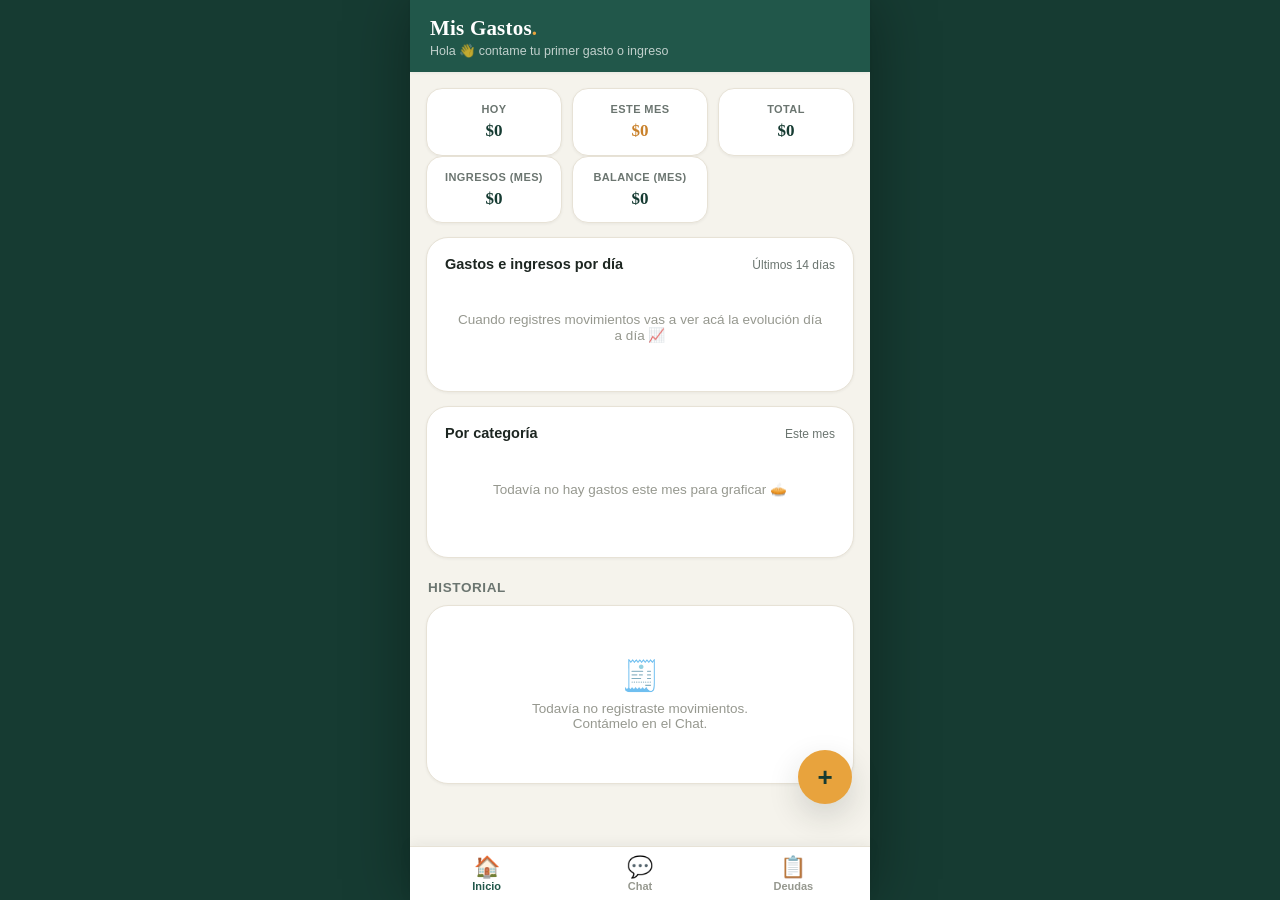
<file: index.html>
<!DOCTYPE html>
<html lang="es">
<head>
<meta charset="UTF-8">
<meta name="viewport" content="width=device-width, initial-scale=1, viewport-fit=cover, maximum-scale=1">
<title>Mis Gastos</title>
<meta name="description" content="Controla tus gastos personales escribiendo como si chatearas.">
<meta name="theme-color" content="#21574A">

<link rel="manifest" href="./manifest.json">
<link rel="icon" href="./icons/icon-192.png">
<link rel="apple-touch-icon" href="./icons/apple-touch-icon.png">
<meta name="apple-mobile-web-app-capable" content="yes">
<meta name="apple-mobile-web-app-status-bar-style" content="black-translucent">
<meta name="apple-mobile-web-app-title" content="Mis Gastos">

<link rel="stylesheet" href="./css/styles.css">
</head>
<body>
<div class="app-shell">

  <header class="app-header">
    <div class="app-header__row">
      <div>
        <div class="app-header__title">Mis Gastos<span class="accent-dot">.</span></div>
        <div class="app-header__subtitle" id="headerSubtitle">Hola 👋 así va tu mes</div>
      </div>
    </div>
  </header>

  <main>

    <!-- ================= INICIO ================= -->
    <section class="view is-active" id="view-inicio">

      <div class="install-banner" id="installBanner">
        <div class="install-banner__icon">📲</div>
        <div class="install-banner__text">Instala la app en tu celular para abrirla como cualquier otra, incluso sin internet.</div>
        <button class="install-banner__btn" id="installBtn">Instalar</button>
      </div>

      <div class="stats-grid">
        <div class="stat-card">
          <div class="stat-card__label">Hoy</div>
          <div class="stat-card__value" id="statHoy">$0</div>
        </div>
        <div class="stat-card stat-card--highlight">
          <div class="stat-card__label">Este mes</div>
          <div class="stat-card__value" id="statMes">$0</div>
        </div>
        <div class="stat-card">
          <div class="stat-card__label">Total</div>
          <div class="stat-card__value" id="statTotal">$0</div>
        </div>
      </div>

      <div class="stats-grid stats-grid--secondary">
        <div class="stat-card stat-card--income">
          <div class="stat-card__label">Ingresos (mes)</div>
          <div class="stat-card__value" id="statIngresos">$0</div>
        </div>
        <div class="stat-card stat-card--balance" id="statBalanceCard">
          <div class="stat-card__label">Balance (mes)</div>
          <div class="stat-card__value" id="statBalance">$0</div>
        </div>
      </div>

      <div class="card chart-card" style="margin-top:14px;">
        <div class="chart-card__head">
          <div class="chart-card__title">Gastos e ingresos por día</div>
          <div class="chart-card__meta">Últimos 14 días</div>
        </div>
        <div id="lineChartWrap"><canvas id="lineChart" height="150"></canvas></div>
        <div class="legend" id="lineLegend">
          <div class="legend__item"><span class="legend__dot" style="background:#21574A;"></span>Gastos</div>
          <div class="legend__item"><span class="legend__dot" style="background:#2E7D32;"></span>Ingresos</div>
        </div>
      </div>

      <div class="card chart-card" style="margin-top:14px;">
        <div class="chart-card__head">
          <div class="chart-card__title">Por categoría</div>
          <div class="chart-card__meta">Este mes</div>
        </div>
        <div id="pieChartWrap"><canvas id="pieChart" height="190"></canvas></div>
        <div class="legend" id="pieLegend"></div>
      </div>

      <div class="section-title">Historial</div>
      <div class="card" id="historyCard">
        <div id="historyList"></div>
      </div>

    </section>

    <!-- ================= CHAT ================= -->
    <section class="view view--chat" id="view-chat">
      <div class="chat-stream" id="chatStream"></div>
      <div class="chat-hint">Gastos: "Comida 5000" · "Luz 12000" — Ingresos: "+50000 sueldo"</div>
      <div class="chat-inputbar">
        <textarea id="chatInput" rows="1" placeholder="Escribe un gasto o ingreso..." autocomplete="off"></textarea>
        <button class="send-btn" id="chatSendBtn" aria-label="Enviar">➤</button>
      </div>
    </section>

    <!-- ================= DEUDAS ================= -->
    <section class="view" id="view-deudas">
      <div class="section-title" style="margin-top:2px;">Deudas</div>
      <div id="debtsList"></div>
      <div style="height:70px;"></div>
    </section>

  </main>

  <button class="fab" id="fabAddDebt" aria-label="Agregar deuda">+</button>

  <nav class="bottom-nav">
    <button class="nav-btn is-active" data-view="inicio">
      <span class="nav-btn__icon">🏠</span><span>Inicio</span>
    </button>
    <button class="nav-btn" data-view="chat">
      <span class="nav-btn__icon">💬</span><span>Chat</span>
    </button>
    <button class="nav-btn" data-view="deudas">
      <span class="nav-btn__icon">📋</span><span>Deudas</span>
    </button>
  </nav>

  <!-- ================= MODAL: editar gasto ================= -->
  <div class="modal-overlay" id="expenseModal">
    <div class="modal-sheet">
      <div class="modal-title" id="expModalTitle">Editar movimiento</div>
      <div class="field">
        <label>Tipo</label>
        <div class="type-toggle" id="expTypeToggle">
          <button type="button" class="type-toggle__btn is-active" data-type="expense">➖ Gasto</button>
          <button type="button" class="type-toggle__btn" data-type="income">➕ Ingreso</button>
        </div>
      </div>
      <div class="field">
        <label for="expCategory">Categoría</label>
        <select id="expCategory"></select>
      </div>
      <div class="field">
        <label for="expAmount">Monto</label>
        <input type="number" id="expAmount" inputmode="decimal" placeholder="0">
      </div>
      <div class="field">
        <label for="expDate">Fecha</label>
        <input type="date" id="expDate">
      </div>
      <div class="modal-actions">
        <button class="btn btn--ghost" id="expCancelBtn">Cancelar</button>
        <button class="btn btn--danger" id="expDeleteBtn">Eliminar</button>
        <button class="btn btn--primary" id="expSaveBtn">Guardar</button>
      </div>
    </div>
  </div>

  <!-- ================= MODAL: deuda ================= -->
  <div class="modal-overlay" id="debtModal">
    <div class="modal-sheet">
      <div class="modal-title" id="debtModalTitle">Nueva deuda</div>
      <div class="field">
        <label for="debtName">¿A quién / qué le debo?</label>
        <input type="text" id="debtName" placeholder="Ej: Tarjeta Visa">
      </div>
      <div class="field">
        <label for="debtTotal">Monto total</label>
        <input type="number" id="debtTotal" inputmode="decimal" placeholder="0">
      </div>
      <div class="field">
        <label for="debtPaid">Ya pagado (opcional)</label>
        <input type="number" id="debtPaid" inputmode="decimal" placeholder="0">
      </div>
      <div class="field">
        <label for="debtDue">Vencimiento (opcional)</label>
        <input type="date" id="debtDue">
      </div>
      <div class="modal-actions">
        <button class="btn btn--ghost" id="debtCancelBtn">Cancelar</button>
        <button class="btn btn--danger hidden" id="debtDeleteBtn">Eliminar</button>
        <button class="btn btn--primary" id="debtSaveBtn">Guardar</button>
      </div>
    </div>
  </div>

  <div class="toast" id="toast"></div>

</div>

<script src="./js/app.js"></script>
</body>
</html>
</file>
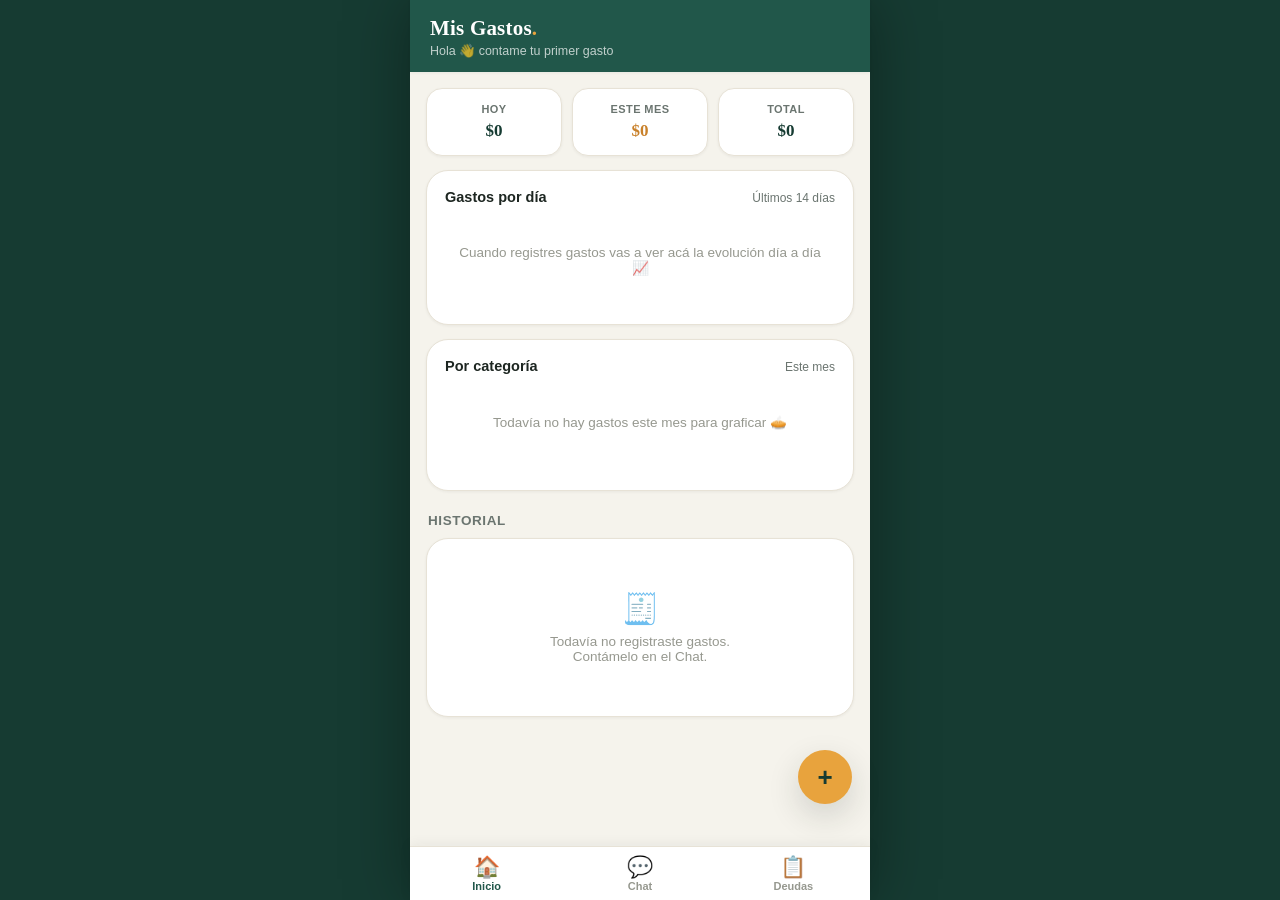
<file: gastos-mama/gastos-mama/index.html>
<!DOCTYPE html>
<html lang="es">
<head>
<meta charset="UTF-8">
<meta name="viewport" content="width=device-width, initial-scale=1, viewport-fit=cover, maximum-scale=1">
<title>Mis Gastos</title>
<meta name="description" content="Controla tus gastos personales escribiendo como si chatearas.">
<meta name="theme-color" content="#21574A">

<link rel="manifest" href="./manifest.json">
<link rel="icon" href="./icons/icon-192.png">
<link rel="apple-touch-icon" href="./icons/apple-touch-icon.png">
<meta name="apple-mobile-web-app-capable" content="yes">
<meta name="apple-mobile-web-app-status-bar-style" content="black-translucent">
<meta name="apple-mobile-web-app-title" content="Mis Gastos">

<link rel="stylesheet" href="./css/styles.css">
</head>
<body>
<div class="app-shell">

  <header class="app-header">
    <div class="app-header__row">
      <div>
        <div class="app-header__title">Mis Gastos<span class="accent-dot">.</span></div>
        <div class="app-header__subtitle" id="headerSubtitle">Hola 👋 así va tu mes</div>
      </div>
    </div>
  </header>

  <main>

    <!-- ================= INICIO ================= -->
    <section class="view is-active" id="view-inicio">

      <div class="install-banner" id="installBanner">
        <div class="install-banner__icon">📲</div>
        <div class="install-banner__text">Instala la app en tu celular para abrirla como cualquier otra, incluso sin internet.</div>
        <button class="install-banner__btn" id="installBtn">Instalar</button>
      </div>

      <div class="stats-grid">
        <div class="stat-card">
          <div class="stat-card__label">Hoy</div>
          <div class="stat-card__value" id="statHoy">$0</div>
        </div>
        <div class="stat-card stat-card--highlight">
          <div class="stat-card__label">Este mes</div>
          <div class="stat-card__value" id="statMes">$0</div>
        </div>
        <div class="stat-card">
          <div class="stat-card__label">Total</div>
          <div class="stat-card__value" id="statTotal">$0</div>
        </div>
      </div>

      <div class="card chart-card" style="margin-top:14px;">
        <div class="chart-card__head">
          <div class="chart-card__title">Gastos por día</div>
          <div class="chart-card__meta">Últimos 14 días</div>
        </div>
        <div id="lineChartWrap"><canvas id="lineChart" height="150"></canvas></div>
      </div>

      <div class="card chart-card" style="margin-top:14px;">
        <div class="chart-card__head">
          <div class="chart-card__title">Por categoría</div>
          <div class="chart-card__meta">Este mes</div>
        </div>
        <div id="pieChartWrap"><canvas id="pieChart" height="190"></canvas></div>
        <div class="legend" id="pieLegend"></div>
      </div>

      <div class="section-title">Historial</div>
      <div class="card" id="historyCard">
        <div id="historyList"></div>
      </div>

    </section>

    <!-- ================= CHAT ================= -->
    <section class="view view--chat" id="view-chat">
      <div class="chat-stream" id="chatStream"></div>
      <div class="chat-hint">Ej: "Comida 5000" · "Luz 12000" · "Nafta 8k"</div>
      <div class="chat-inputbar">
        <textarea id="chatInput" rows="1" placeholder="Escribe un gasto..." autocomplete="off"></textarea>
        <button class="send-btn" id="chatSendBtn" aria-label="Enviar">➤</button>
      </div>
    </section>

    <!-- ================= DEUDAS ================= -->
    <section class="view" id="view-deudas">
      <div class="section-title" style="margin-top:2px;">Deudas</div>
      <div id="debtsList"></div>
      <div style="height:70px;"></div>
    </section>

  </main>

  <button class="fab" id="fabAddDebt" aria-label="Agregar deuda">+</button>

  <nav class="bottom-nav">
    <button class="nav-btn is-active" data-view="inicio">
      <span class="nav-btn__icon">🏠</span><span>Inicio</span>
    </button>
    <button class="nav-btn" data-view="chat">
      <span class="nav-btn__icon">💬</span><span>Chat</span>
    </button>
    <button class="nav-btn" data-view="deudas">
      <span class="nav-btn__icon">📋</span><span>Deudas</span>
    </button>
  </nav>

  <!-- ================= MODAL: editar gasto ================= -->
  <div class="modal-overlay" id="expenseModal">
    <div class="modal-sheet">
      <div class="modal-title">Editar gasto</div>
      <div class="field">
        <label for="expCategory">Categoría</label>
        <select id="expCategory"></select>
      </div>
      <div class="field">
        <label for="expAmount">Monto</label>
        <input type="number" id="expAmount" inputmode="decimal" placeholder="0">
      </div>
      <div class="field">
        <label for="expDate">Fecha</label>
        <input type="date" id="expDate">
      </div>
      <div class="modal-actions">
        <button class="btn btn--ghost" id="expCancelBtn">Cancelar</button>
        <button class="btn btn--danger" id="expDeleteBtn">Eliminar</button>
        <button class="btn btn--primary" id="expSaveBtn">Guardar</button>
      </div>
    </div>
  </div>

  <!-- ================= MODAL: deuda ================= -->
  <div class="modal-overlay" id="debtModal">
    <div class="modal-sheet">
      <div class="modal-title" id="debtModalTitle">Nueva deuda</div>
      <div class="field">
        <label for="debtName">¿A quién / qué le debo?</label>
        <input type="text" id="debtName" placeholder="Ej: Tarjeta Visa">
      </div>
      <div class="field">
        <label for="debtTotal">Monto total</label>
        <input type="number" id="debtTotal" inputmode="decimal" placeholder="0">
      </div>
      <div class="field">
        <label for="debtPaid">Ya pagado (opcional)</label>
        <input type="number" id="debtPaid" inputmode="decimal" placeholder="0">
      </div>
      <div class="field">
        <label for="debtDue">Vencimiento (opcional)</label>
        <input type="date" id="debtDue">
      </div>
      <div class="modal-actions">
        <button class="btn btn--ghost" id="debtCancelBtn">Cancelar</button>
        <button class="btn btn--danger hidden" id="debtDeleteBtn">Eliminar</button>
        <button class="btn btn--primary" id="debtSaveBtn">Guardar</button>
      </div>
    </div>
  </div>

  <div class="toast" id="toast"></div>

</div>

<script src="./js/app.js"></script>
</body>
</html>
</file>
<file: css/styles.css>
/* =========================================================
   Mis Gastos — sistema de diseño
   Paleta: verde teal profundo (confianza/dinero) + ámbar cálido
   Tipografía: stack de sistema (garantiza funcionamiento 100% offline,
   sin depender de fuentes externas) — serif para cifras, sans para UI,
   monoespaciada para el "recibo" del chat.
   ========================================================= */

:root {
  --bg: #F5F3EC;
  --surface: #FFFFFF;
  --surface-2: #FBF9F4;
  --border: #E7E2D6;

  --primary: #21574A;
  --primary-dark: #163B32;
  --primary-light: #DCE9E4;

  --accent: #E8A33D;
  --accent-dark: #C9812A;
  --accent-light: #FBEBD2;

  --danger: #C6483A;
  --danger-light: #F7E2DE;

  --text: #1D2621;
  --text-muted: #6B7570;
  --text-soft: #96988F;

  --radius-lg: 22px;
  --radius-md: 16px;
  --radius-sm: 10px;

  --shadow-sm: 0 1px 3px rgba(29, 38, 33, 0.06);
  --shadow-md: 0 6px 20px rgba(29, 38, 33, 0.10);
  --shadow-lg: 0 12px 32px rgba(29, 38, 33, 0.16);

  --font-display: ui-serif, Georgia, "Times New Roman", serif;
  --font-body: -apple-system, BlinkMacSystemFont, "Segoe UI", Roboto, "Helvetica Neue", Arial, sans-serif;
  --font-mono: ui-monospace, "SFMono-Regular", "Menlo", "Consolas", monospace;

  --safe-top: env(safe-area-inset-top, 0px);
  --safe-bottom: env(safe-area-inset-bottom, 0px);
}

* { box-sizing: border-box; }

html, body {
  margin: 0;
  padding: 0;
  height: 100%;
  background: var(--bg);
  color: var(--text);
  font-family: var(--font-body);
  -webkit-tap-highlight-color: transparent;
  overscroll-behavior-y: none;
}

body {
  display: flex;
  flex-direction: column;
  min-height: 100vh;
  min-height: 100dvh;
}

button, input, textarea {
  font-family: inherit;
  color: inherit;
}

button {
  cursor: pointer;
  border: none;
  background: none;
}

::selection { background: var(--accent-light); }

/* ---------- Header ---------- */

.app-header {
  padding: calc(16px + var(--safe-top)) 20px 14px;
  background: var(--primary);
  color: #fff;
  position: sticky;
  top: 0;
  z-index: 20;
  box-shadow: var(--shadow-sm);
}

.app-header__row {
  display: flex;
  align-items: center;
  justify-content: space-between;
}

.app-header__title {
  font-family: var(--font-display);
  font-size: 21px;
  font-weight: 600;
  letter-spacing: 0.2px;
}

.app-header__title .accent-dot {
  color: var(--accent);
}

.app-header__subtitle {
  font-size: 12.5px;
  color: rgba(255,255,255,0.72);
  margin-top: 2px;
}

/* ---------- Layout / views ---------- */

main {
  flex: 1;
  overflow-y: auto;
  padding-bottom: calc(84px + var(--safe-bottom));
  -webkit-overflow-scrolling: touch;
}

.view { display: none; padding: 16px; }
.view.is-active { display: block; }

.view--chat { display: none; padding: 0; height: calc(100dvh - 128px); }
.view--chat.is-active { display: flex; flex-direction: column; }

/* ---------- Cards ---------- */

.card {
  background: var(--surface);
  border-radius: var(--radius-lg);
  padding: 18px;
  box-shadow: var(--shadow-sm);
  border: 1px solid var(--border);
}

.card + .card { margin-top: 14px; }

.section-title {
  font-size: 13.5px;
  font-weight: 700;
  text-transform: uppercase;
  letter-spacing: 0.6px;
  color: var(--text-muted);
  margin: 22px 2px 10px;
}

.section-title:first-child { margin-top: 2px; }

/* ---------- Summary stats ---------- */

.stats-grid {
  display: grid;
  grid-template-columns: repeat(3, 1fr);
  gap: 10px;
}

.stat-card {
  background: var(--surface);
  border-radius: var(--radius-md);
  padding: 14px 10px;
  text-align: center;
  border: 1px solid var(--border);
  box-shadow: var(--shadow-sm);
}

.stat-card__label {
  font-size: 11px;
  color: var(--text-muted);
  font-weight: 600;
  text-transform: uppercase;
  letter-spacing: 0.4px;
  margin-bottom: 6px;
}

.stat-card__value {
  font-family: var(--font-display);
  font-size: 17px;
  font-weight: 600;
  color: var(--primary-dark);
  line-height: 1.15;
  word-break: break-word;
}

.stat-card--highlight .stat-card__value { color: var(--accent-dark); }

/* ---------- Charts ---------- */

.chart-card canvas {
  width: 100%;
  display: block;
}

.chart-card__head {
  display: flex;
  align-items: baseline;
  justify-content: space-between;
  margin-bottom: 10px;
}

.chart-card__title {
  font-weight: 700;
  font-size: 14.5px;
}

.chart-card__meta {
  font-size: 12px;
  color: var(--text-muted);
}

.chart-empty {
  padding: 30px 10px;
  text-align: center;
  color: var(--text-soft);
  font-size: 13.5px;
}

.legend {
  display: flex;
  flex-wrap: wrap;
  gap: 8px 14px;
  margin-top: 12px;
}

.legend__item {
  display: flex;
  align-items: center;
  gap: 6px;
  font-size: 12.5px;
  color: var(--text-muted);
}

.legend__dot {
  width: 9px;
  height: 9px;
  border-radius: 50%;
  flex-shrink: 0;
}

/* ---------- History list ---------- */

.expense-row {
  display: flex;
  align-items: center;
  gap: 12px;
  padding: 12px 4px;
  border-bottom: 1px solid var(--border);
}

.expense-row:last-child { border-bottom: none; }

.expense-row__icon {
  width: 38px;
  height: 38px;
  border-radius: 50%;
  display: flex;
  align-items: center;
  justify-content: center;
  font-size: 18px;
  flex-shrink: 0;
}

.expense-row__body { flex: 1; min-width: 0; }

.expense-row__cat {
  font-weight: 600;
  font-size: 14.5px;
}

.expense-row__date {
  font-size: 12px;
  color: var(--text-soft);
  margin-top: 1px;
}

.expense-row__amount {
  font-family: var(--font-mono);
  font-weight: 600;
  font-size: 14.5px;
  color: var(--primary-dark);
  white-space: nowrap;
}

.expense-row__actions {
  display: flex;
  gap: 4px;
  margin-left: 4px;
}

.icon-btn {
  width: 30px;
  height: 30px;
  border-radius: 50%;
  display: flex;
  align-items: center;
  justify-content: center;
  font-size: 14px;
  color: var(--text-muted);
  transition: background 0.15s ease;
}

.icon-btn:hover, .icon-btn:active { background: var(--surface-2); }
.icon-btn--danger:active { background: var(--danger-light); color: var(--danger); }

.empty-state {
  text-align: center;
  padding: 34px 16px;
  color: var(--text-soft);
}

.empty-state__emoji { font-size: 30px; margin-bottom: 8px; }
.empty-state__text { font-size: 13.5px; }

/* ---------- Chat view ---------- */

.chat-stream {
  flex: 1;
  overflow-y: auto;
  padding: 16px 14px 10px;
  display: flex;
  flex-direction: column;
  gap: 10px;
  -webkit-overflow-scrolling: touch;
}

.chat-msg {
  max-width: 82%;
  display: flex;
  flex-direction: column;
}

.chat-msg--user { align-self: flex-end; align-items: flex-end; }
.chat-msg--bot { align-self: flex-start; align-items: flex-start; }

.chat-bubble {
  padding: 10px 14px;
  border-radius: 16px;
  font-size: 14.5px;
  line-height: 1.4;
}

.chat-msg--user .chat-bubble {
  background: var(--primary);
  color: #fff;
  border-bottom-right-radius: 4px;
}

.chat-msg--bot .chat-bubble {
  background: var(--surface);
  border: 1px solid var(--border);
  border-bottom-left-radius: 4px;
}

/* Signature element: confirmation renders as a small torn receipt */
.receipt {
  margin-top: 2px;
  background: var(--surface);
  border: 1px solid var(--border);
  border-radius: 12px;
  padding: 12px 14px 10px;
  min-width: 210px;
  position: relative;
  box-shadow: var(--shadow-sm);
}

.receipt::before {
  content: "";
  position: absolute;
  top: -6px;
  left: 10px;
  right: 10px;
  height: 6px;
  background-image: radial-gradient(circle at 6px 6px, var(--bg) 3px, transparent 3.5px);
  background-size: 12px 12px;
  background-repeat: repeat-x;
}

.receipt__row {
  display: flex;
  align-items: center;
  gap: 10px;
}

.receipt__icon {
  width: 34px;
  height: 34px;
  border-radius: 50%;
  display: flex;
  align-items: center;
  justify-content: center;
  font-size: 16px;
  flex-shrink: 0;
}

.receipt__cat {
  font-weight: 700;
  font-size: 14px;
}

.receipt__amount {
  font-family: var(--font-mono);
  font-size: 16.5px;
  font-weight: 700;
  color: var(--primary-dark);
  margin-left: auto;
}

.receipt__foot {
  display: flex;
  justify-content: space-between;
  align-items: center;
  margin-top: 8px;
  padding-top: 8px;
  border-top: 1px dashed var(--border);
}

.receipt__stamp {
  font-size: 11px;
  font-weight: 700;
  letter-spacing: 0.4px;
  color: var(--primary);
  text-transform: uppercase;
}

.receipt__edit {
  font-size: 12px;
  font-weight: 600;
  color: var(--accent-dark);
  padding: 3px 8px;
  border-radius: 8px;
}

.receipt__edit:active { background: var(--accent-light); }

.chat-hint {
  font-size: 12px;
  color: var(--text-soft);
  text-align: center;
  padding: 4px 30px 2px;
}

.chat-inputbar {
  display: flex;
  align-items: flex-end;
  gap: 8px;
  padding: 10px 12px calc(12px + var(--safe-bottom));
  background: var(--surface);
  border-top: 1px solid var(--border);
}

.chat-inputbar textarea {
  flex: 1;
  resize: none;
  border: 1px solid var(--border);
  background: var(--surface-2);
  border-radius: 20px;
  padding: 11px 16px;
  font-size: 15px;
  line-height: 1.35;
  max-height: 90px;
  outline: none;
}

.chat-inputbar textarea:focus {
  border-color: var(--primary);
  background: #fff;
}

.send-btn {
  width: 42px;
  height: 42px;
  border-radius: 50%;
  background: var(--primary);
  color: #fff;
  display: flex;
  align-items: center;
  justify-content: center;
  font-size: 18px;
  flex-shrink: 0;
  transition: transform 0.1s ease, background 0.15s ease;
}

.send-btn:active { transform: scale(0.92); background: var(--primary-dark); }

/* ---------- Deudas ---------- */

.debt-card {
  background: var(--surface);
  border-radius: var(--radius-md);
  border: 1px solid var(--border);
  padding: 14px 16px;
  box-shadow: var(--shadow-sm);
}

.debt-card + .debt-card { margin-top: 10px; }

.debt-card__head {
  display: flex;
  justify-content: space-between;
  align-items: flex-start;
  gap: 8px;
}

.debt-card__name { font-weight: 700; font-size: 15px; }
.debt-card__due { font-size: 11.5px; color: var(--text-soft); margin-top: 2px; }

.debt-card__amounts {
  text-align: right;
  font-family: var(--font-mono);
  flex-shrink: 0;
}

.debt-card__remaining { font-weight: 700; font-size: 15px; color: var(--danger); }
.debt-card__total { font-size: 11.5px; color: var(--text-soft); }

.progress-track {
  height: 7px;
  border-radius: 4px;
  background: var(--border);
  margin-top: 10px;
  overflow: hidden;
}

.progress-fill {
  height: 100%;
  background: var(--primary);
  border-radius: 4px;
  transition: width 0.3s ease;
}

.debt-card__foot {
  display: flex;
  justify-content: space-between;
  align-items: center;
  margin-top: 10px;
}

.debt-card__paid-label {
  font-size: 11.5px;
  color: var(--text-muted);
}

.debt-card__actions { display: flex; gap: 4px; }

.fab {
  position: fixed;
  right: 18px;
  bottom: calc(96px + var(--safe-bottom));
  width: 54px;
  height: 54px;
  border-radius: 50%;
  background: var(--accent);
  color: var(--primary-dark);
  font-size: 26px;
  font-weight: 700;
  display: flex;
  align-items: center;
  justify-content: center;
  box-shadow: var(--shadow-lg);
  z-index: 15;
  transition: transform 0.12s ease;
}

.fab:active { transform: scale(0.93); }
.fab.is-hidden { display: none; }

/* ---------- Bottom nav ---------- */

.bottom-nav {
  position: fixed;
  left: 0;
  right: 0;
  bottom: 0;
  display: flex;
  background: var(--surface);
  border-top: 1px solid var(--border);
  padding-bottom: var(--safe-bottom);
  z-index: 20;
  box-shadow: 0 -2px 12px rgba(29,38,33,0.06);
}

.nav-btn {
  flex: 1;
  display: flex;
  flex-direction: column;
  align-items: center;
  gap: 3px;
  padding: 9px 4px 8px;
  color: var(--text-soft);
  font-size: 11px;
  font-weight: 600;
}

.nav-btn__icon { font-size: 21px; line-height: 1; }
.nav-btn.is-active { color: var(--primary); }

/* ---------- Modal ---------- */

.modal-overlay {
  position: fixed;
  inset: 0;
  background: rgba(23, 30, 26, 0.45);
  display: flex;
  align-items: flex-end;
  z-index: 50;
  opacity: 0;
  pointer-events: none;
  transition: opacity 0.18s ease;
}

.modal-overlay.is-open { opacity: 1; pointer-events: auto; }

.modal-sheet {
  background: var(--surface);
  width: 100%;
  border-radius: 22px 22px 0 0;
  padding: 20px 20px calc(22px + var(--safe-bottom));
  transform: translateY(16px);
  transition: transform 0.18s ease;
  max-height: 86vh;
  overflow-y: auto;
}

.modal-overlay.is-open .modal-sheet { transform: translateY(0); }

.modal-title {
  font-family: var(--font-display);
  font-size: 19px;
  font-weight: 600;
  margin-bottom: 16px;
}

.field { margin-bottom: 14px; }

.field label {
  display: block;
  font-size: 12.5px;
  font-weight: 600;
  color: var(--text-muted);
  margin-bottom: 6px;
}

.field input, .field select {
  width: 100%;
  padding: 11px 13px;
  border-radius: 12px;
  border: 1px solid var(--border);
  background: var(--surface-2);
  font-size: 15px;
  outline: none;
}

.field input:focus, .field select:focus {
  border-color: var(--primary);
  background: #fff;
}

.modal-actions {
  display: flex;
  gap: 10px;
  margin-top: 6px;
}

.btn {
  flex: 1;
  padding: 13px;
  border-radius: 14px;
  font-weight: 700;
  font-size: 14.5px;
  text-align: center;
}

.btn--primary { background: var(--primary); color: #fff; }
.btn--primary:active { background: var(--primary-dark); }

.btn--ghost { background: var(--surface-2); color: var(--text-muted); border: 1px solid var(--border); }
.btn--ghost:active { background: var(--border); }

.btn--danger { background: var(--danger-light); color: var(--danger); }
.btn--danger:active { background: #f0cec8; }

/* ---------- Toast ---------- */

.toast {
  position: fixed;
  left: 50%;
  bottom: calc(96px + var(--safe-bottom));
  transform: translateX(-50%) translateY(10px);
  background: var(--primary-dark);
  color: #fff;
  padding: 10px 18px;
  border-radius: 30px;
  font-size: 13.5px;
  font-weight: 600;
  box-shadow: var(--shadow-md);
  z-index: 60;
  opacity: 0;
  pointer-events: none;
  transition: opacity 0.2s ease, transform 0.2s ease;
}

.toast.is-visible {
  opacity: 1;
  transform: translateX(-50%) translateY(0);
}

/* ---------- Install banner ---------- */

.install-banner {
  display: none;
  align-items: center;
  gap: 12px;
  background: var(--accent-light);
  border: 1px solid var(--accent);
  border-radius: var(--radius-md);
  padding: 12px 14px;
  margin-bottom: 14px;
}

.install-banner.is-visible { display: flex; }

.install-banner__icon { font-size: 22px; }
.install-banner__text { flex: 1; font-size: 12.5px; color: var(--primary-dark); line-height: 1.35; }
.install-banner__btn {
  background: var(--primary);
  color: #fff;
  font-size: 12.5px;
  font-weight: 700;
  padding: 8px 12px;
  border-radius: 10px;
  white-space: nowrap;
}

/* ---------- Scrollbars (subtle) ---------- */

::-webkit-scrollbar { width: 0; height: 0; }

/* ---------- Utility ---------- */

.hidden { display: none !important; }

@media (min-width: 640px) {
  body { align-items: center; background: var(--primary-dark); }
  .app-shell {
    max-width: 460px;
    width: 100%;
    min-height: 100vh;
    min-height: 100dvh;
    background: var(--bg);
    box-shadow: 0 0 60px rgba(0,0,0,0.35);
    display: flex;
    flex-direction: column;
    position: relative;
  }
  .bottom-nav, .fab { position: absolute; }
  main { padding-bottom: calc(84px + var(--safe-bottom)); }
}

@media (prefers-reduced-motion: reduce) {
  * { transition: none !important; animation: none !important; }
}
</file>
<file: gastos-mama/gastos-mama/css/styles.css>
/* =========================================================
   Mis Gastos — sistema de diseño
   Paleta: verde teal profundo (confianza/dinero) + ámbar cálido
   Tipografía: stack de sistema (garantiza funcionamiento 100% offline,
   sin depender de fuentes externas) — serif para cifras, sans para UI,
   monoespaciada para el "recibo" del chat.
   ========================================================= */

:root {
  --bg: #F5F3EC;
  --surface: #FFFFFF;
  --surface-2: #FBF9F4;
  --border: #E7E2D6;

  --primary: #21574A;
  --primary-dark: #163B32;
  --primary-light: #DCE9E4;

  --accent: #E8A33D;
  --accent-dark: #C9812A;
  --accent-light: #FBEBD2;

  --danger: #C6483A;
  --danger-light: #F7E2DE;

  --text: #1D2621;
  --text-muted: #6B7570;
  --text-soft: #96988F;

  --radius-lg: 22px;
  --radius-md: 16px;
  --radius-sm: 10px;

  --shadow-sm: 0 1px 3px rgba(29, 38, 33, 0.06);
  --shadow-md: 0 6px 20px rgba(29, 38, 33, 0.10);
  --shadow-lg: 0 12px 32px rgba(29, 38, 33, 0.16);

  --font-display: ui-serif, Georgia, "Times New Roman", serif;
  --font-body: -apple-system, BlinkMacSystemFont, "Segoe UI", Roboto, "Helvetica Neue", Arial, sans-serif;
  --font-mono: ui-monospace, "SFMono-Regular", "Menlo", "Consolas", monospace;

  --safe-top: env(safe-area-inset-top, 0px);
  --safe-bottom: env(safe-area-inset-bottom, 0px);
}

* { box-sizing: border-box; }

html, body {
  margin: 0;
  padding: 0;
  height: 100%;
  background: var(--bg);
  color: var(--text);
  font-family: var(--font-body);
  -webkit-tap-highlight-color: transparent;
  overscroll-behavior-y: none;
}

body {
  display: flex;
  flex-direction: column;
  min-height: 100vh;
  min-height: 100dvh;
}

button, input, textarea {
  font-family: inherit;
  color: inherit;
}

button {
  cursor: pointer;
  border: none;
  background: none;
}

::selection { background: var(--accent-light); }

/* ---------- Header ---------- */

.app-header {
  padding: calc(16px + var(--safe-top)) 20px 14px;
  background: var(--primary);
  color: #fff;
  position: sticky;
  top: 0;
  z-index: 20;
  box-shadow: var(--shadow-sm);
}

.app-header__row {
  display: flex;
  align-items: center;
  justify-content: space-between;
}

.app-header__title {
  font-family: var(--font-display);
  font-size: 21px;
  font-weight: 600;
  letter-spacing: 0.2px;
}

.app-header__title .accent-dot {
  color: var(--accent);
}

.app-header__subtitle {
  font-size: 12.5px;
  color: rgba(255,255,255,0.72);
  margin-top: 2px;
}

/* ---------- Layout / views ---------- */

main {
  flex: 1;
  overflow-y: auto;
  padding-bottom: calc(84px + var(--safe-bottom));
  -webkit-overflow-scrolling: touch;
}

.view { display: none; padding: 16px; }
.view.is-active { display: block; }

.view--chat { display: none; padding: 0; height: calc(100dvh - 128px); }
.view--chat.is-active { display: flex; flex-direction: column; }

/* ---------- Cards ---------- */

.card {
  background: var(--surface);
  border-radius: var(--radius-lg);
  padding: 18px;
  box-shadow: var(--shadow-sm);
  border: 1px solid var(--border);
}

.card + .card { margin-top: 14px; }

.section-title {
  font-size: 13.5px;
  font-weight: 700;
  text-transform: uppercase;
  letter-spacing: 0.6px;
  color: var(--text-muted);
  margin: 22px 2px 10px;
}

.section-title:first-child { margin-top: 2px; }

/* ---------- Summary stats ---------- */

.stats-grid {
  display: grid;
  grid-template-columns: repeat(3, 1fr);
  gap: 10px;
}

.stat-card {
  background: var(--surface);
  border-radius: var(--radius-md);
  padding: 14px 10px;
  text-align: center;
  border: 1px solid var(--border);
  box-shadow: var(--shadow-sm);
}

.stat-card__label {
  font-size: 11px;
  color: var(--text-muted);
  font-weight: 600;
  text-transform: uppercase;
  letter-spacing: 0.4px;
  margin-bottom: 6px;
}

.stat-card__value {
  font-family: var(--font-display);
  font-size: 17px;
  font-weight: 600;
  color: var(--primary-dark);
  line-height: 1.15;
  word-break: break-word;
}

.stat-card--highlight .stat-card__value { color: var(--accent-dark); }

/* ---------- Charts ---------- */

.chart-card canvas {
  width: 100%;
  display: block;
}

.chart-card__head {
  display: flex;
  align-items: baseline;
  justify-content: space-between;
  margin-bottom: 10px;
}

.chart-card__title {
  font-weight: 700;
  font-size: 14.5px;
}

.chart-card__meta {
  font-size: 12px;
  color: var(--text-muted);
}

.chart-empty {
  padding: 30px 10px;
  text-align: center;
  color: var(--text-soft);
  font-size: 13.5px;
}

.legend {
  display: flex;
  flex-wrap: wrap;
  gap: 8px 14px;
  margin-top: 12px;
}

.legend__item {
  display: flex;
  align-items: center;
  gap: 6px;
  font-size: 12.5px;
  color: var(--text-muted);
}

.legend__dot {
  width: 9px;
  height: 9px;
  border-radius: 50%;
  flex-shrink: 0;
}

/* ---------- History list ---------- */

.expense-row {
  display: flex;
  align-items: center;
  gap: 12px;
  padding: 12px 4px;
  border-bottom: 1px solid var(--border);
}

.expense-row:last-child { border-bottom: none; }

.expense-row__icon {
  width: 38px;
  height: 38px;
  border-radius: 50%;
  display: flex;
  align-items: center;
  justify-content: center;
  font-size: 18px;
  flex-shrink: 0;
}

.expense-row__body { flex: 1; min-width: 0; }

.expense-row__cat {
  font-weight: 600;
  font-size: 14.5px;
}

.expense-row__date {
  font-size: 12px;
  color: var(--text-soft);
  margin-top: 1px;
}

.expense-row__amount {
  font-family: var(--font-mono);
  font-weight: 600;
  font-size: 14.5px;
  color: var(--primary-dark);
  white-space: nowrap;
}

.expense-row__actions {
  display: flex;
  gap: 4px;
  margin-left: 4px;
}

.icon-btn {
  width: 30px;
  height: 30px;
  border-radius: 50%;
  display: flex;
  align-items: center;
  justify-content: center;
  font-size: 14px;
  color: var(--text-muted);
  transition: background 0.15s ease;
}

.icon-btn:hover, .icon-btn:active { background: var(--surface-2); }
.icon-btn--danger:active { background: var(--danger-light); color: var(--danger); }

.empty-state {
  text-align: center;
  padding: 34px 16px;
  color: var(--text-soft);
}

.empty-state__emoji { font-size: 30px; margin-bottom: 8px; }
.empty-state__text { font-size: 13.5px; }

/* ---------- Chat view ---------- */

.chat-stream {
  flex: 1;
  overflow-y: auto;
  padding: 16px 14px 10px;
  display: flex;
  flex-direction: column;
  gap: 10px;
  -webkit-overflow-scrolling: touch;
}

.chat-msg {
  max-width: 82%;
  display: flex;
  flex-direction: column;
}

.chat-msg--user { align-self: flex-end; align-items: flex-end; }
.chat-msg--bot { align-self: flex-start; align-items: flex-start; }

.chat-bubble {
  padding: 10px 14px;
  border-radius: 16px;
  font-size: 14.5px;
  line-height: 1.4;
}

.chat-msg--user .chat-bubble {
  background: var(--primary);
  color: #fff;
  border-bottom-right-radius: 4px;
}

.chat-msg--bot .chat-bubble {
  background: var(--surface);
  border: 1px solid var(--border);
  border-bottom-left-radius: 4px;
}

/* Signature element: confirmation renders as a small torn receipt */
.receipt {
  margin-top: 2px;
  background: var(--surface);
  border: 1px solid var(--border);
  border-radius: 12px;
  padding: 12px 14px 10px;
  min-width: 210px;
  position: relative;
  box-shadow: var(--shadow-sm);
}

.receipt::before {
  content: "";
  position: absolute;
  top: -6px;
  left: 10px;
  right: 10px;
  height: 6px;
  background-image: radial-gradient(circle at 6px 6px, var(--bg) 3px, transparent 3.5px);
  background-size: 12px 12px;
  background-repeat: repeat-x;
}

.receipt__row {
  display: flex;
  align-items: center;
  gap: 10px;
}

.receipt__icon {
  width: 34px;
  height: 34px;
  border-radius: 50%;
  display: flex;
  align-items: center;
  justify-content: center;
  font-size: 16px;
  flex-shrink: 0;
}

.receipt__cat {
  font-weight: 700;
  font-size: 14px;
}

.receipt__amount {
  font-family: var(--font-mono);
  font-size: 16.5px;
  font-weight: 700;
  color: var(--primary-dark);
  margin-left: auto;
}

.receipt__foot {
  display: flex;
  justify-content: space-between;
  align-items: center;
  margin-top: 8px;
  padding-top: 8px;
  border-top: 1px dashed var(--border);
}

.receipt__stamp {
  font-size: 11px;
  font-weight: 700;
  letter-spacing: 0.4px;
  color: var(--primary);
  text-transform: uppercase;
}

.receipt__edit {
  font-size: 12px;
  font-weight: 600;
  color: var(--accent-dark);
  padding: 3px 8px;
  border-radius: 8px;
}

.receipt__edit:active { background: var(--accent-light); }

.chat-hint {
  font-size: 12px;
  color: var(--text-soft);
  text-align: center;
  padding: 4px 30px 2px;
}

.chat-inputbar {
  display: flex;
  align-items: flex-end;
  gap: 8px;
  padding: 10px 12px calc(12px + var(--safe-bottom));
  background: var(--surface);
  border-top: 1px solid var(--border);
}

.chat-inputbar textarea {
  flex: 1;
  resize: none;
  border: 1px solid var(--border);
  background: var(--surface-2);
  border-radius: 20px;
  padding: 11px 16px;
  font-size: 15px;
  line-height: 1.35;
  max-height: 90px;
  outline: none;
}

.chat-inputbar textarea:focus {
  border-color: var(--primary);
  background: #fff;
}

.send-btn {
  width: 42px;
  height: 42px;
  border-radius: 50%;
  background: var(--primary);
  color: #fff;
  display: flex;
  align-items: center;
  justify-content: center;
  font-size: 18px;
  flex-shrink: 0;
  transition: transform 0.1s ease, background 0.15s ease;
}

.send-btn:active { transform: scale(0.92); background: var(--primary-dark); }

/* ---------- Deudas ---------- */

.debt-card {
  background: var(--surface);
  border-radius: var(--radius-md);
  border: 1px solid var(--border);
  padding: 14px 16px;
  box-shadow: var(--shadow-sm);
}

.debt-card + .debt-card { margin-top: 10px; }

.debt-card__head {
  display: flex;
  justify-content: space-between;
  align-items: flex-start;
  gap: 8px;
}

.debt-card__name { font-weight: 700; font-size: 15px; }
.debt-card__due { font-size: 11.5px; color: var(--text-soft); margin-top: 2px; }

.debt-card__amounts {
  text-align: right;
  font-family: var(--font-mono);
  flex-shrink: 0;
}

.debt-card__remaining { font-weight: 700; font-size: 15px; color: var(--danger); }
.debt-card__total { font-size: 11.5px; color: var(--text-soft); }

.progress-track {
  height: 7px;
  border-radius: 4px;
  background: var(--border);
  margin-top: 10px;
  overflow: hidden;
}

.progress-fill {
  height: 100%;
  background: var(--primary);
  border-radius: 4px;
  transition: width 0.3s ease;
}

.debt-card__foot {
  display: flex;
  justify-content: space-between;
  align-items: center;
  margin-top: 10px;
}

.debt-card__paid-label {
  font-size: 11.5px;
  color: var(--text-muted);
}

.debt-card__actions { display: flex; gap: 4px; }

.fab {
  position: fixed;
  right: 18px;
  bottom: calc(96px + var(--safe-bottom));
  width: 54px;
  height: 54px;
  border-radius: 50%;
  background: var(--accent);
  color: var(--primary-dark);
  font-size: 26px;
  font-weight: 700;
  display: flex;
  align-items: center;
  justify-content: center;
  box-shadow: var(--shadow-lg);
  z-index: 15;
  transition: transform 0.12s ease;
}

.fab:active { transform: scale(0.93); }
.fab.is-hidden { display: none; }

/* ---------- Bottom nav ---------- */

.bottom-nav {
  position: fixed;
  left: 0;
  right: 0;
  bottom: 0;
  display: flex;
  background: var(--surface);
  border-top: 1px solid var(--border);
  padding-bottom: var(--safe-bottom);
  z-index: 20;
  box-shadow: 0 -2px 12px rgba(29,38,33,0.06);
}

.nav-btn {
  flex: 1;
  display: flex;
  flex-direction: column;
  align-items: center;
  gap: 3px;
  padding: 9px 4px 8px;
  color: var(--text-soft);
  font-size: 11px;
  font-weight: 600;
}

.nav-btn__icon { font-size: 21px; line-height: 1; }
.nav-btn.is-active { color: var(--primary); }

/* ---------- Modal ---------- */

.modal-overlay {
  position: fixed;
  inset: 0;
  background: rgba(23, 30, 26, 0.45);
  display: flex;
  align-items: flex-end;
  z-index: 50;
  opacity: 0;
  pointer-events: none;
  transition: opacity 0.18s ease;
}

.modal-overlay.is-open { opacity: 1; pointer-events: auto; }

.modal-sheet {
  background: var(--surface);
  width: 100%;
  border-radius: 22px 22px 0 0;
  padding: 20px 20px calc(22px + var(--safe-bottom));
  transform: translateY(16px);
  transition: transform 0.18s ease;
  max-height: 86vh;
  overflow-y: auto;
}

.modal-overlay.is-open .modal-sheet { transform: translateY(0); }

.modal-title {
  font-family: var(--font-display);
  font-size: 19px;
  font-weight: 600;
  margin-bottom: 16px;
}

.field { margin-bottom: 14px; }

.field label {
  display: block;
  font-size: 12.5px;
  font-weight: 600;
  color: var(--text-muted);
  margin-bottom: 6px;
}

.field input, .field select {
  width: 100%;
  padding: 11px 13px;
  border-radius: 12px;
  border: 1px solid var(--border);
  background: var(--surface-2);
  font-size: 15px;
  outline: none;
}

.field input:focus, .field select:focus {
  border-color: var(--primary);
  background: #fff;
}

.modal-actions {
  display: flex;
  gap: 10px;
  margin-top: 6px;
}

.btn {
  flex: 1;
  padding: 13px;
  border-radius: 14px;
  font-weight: 700;
  font-size: 14.5px;
  text-align: center;
}

.btn--primary { background: var(--primary); color: #fff; }
.btn--primary:active { background: var(--primary-dark); }

.btn--ghost { background: var(--surface-2); color: var(--text-muted); border: 1px solid var(--border); }
.btn--ghost:active { background: var(--border); }

.btn--danger { background: var(--danger-light); color: var(--danger); }
.btn--danger:active { background: #f0cec8; }

/* ---------- Toast ---------- */

.toast {
  position: fixed;
  left: 50%;
  bottom: calc(96px + var(--safe-bottom));
  transform: translateX(-50%) translateY(10px);
  background: var(--primary-dark);
  color: #fff;
  padding: 10px 18px;
  border-radius: 30px;
  font-size: 13.5px;
  font-weight: 600;
  box-shadow: var(--shadow-md);
  z-index: 60;
  opacity: 0;
  pointer-events: none;
  transition: opacity 0.2s ease, transform 0.2s ease;
}

.toast.is-visible {
  opacity: 1;
  transform: translateX(-50%) translateY(0);
}

/* ---------- Install banner ---------- */

.install-banner {
  display: none;
  align-items: center;
  gap: 12px;
  background: var(--accent-light);
  border: 1px solid var(--accent);
  border-radius: var(--radius-md);
  padding: 12px 14px;
  margin-bottom: 14px;
}

.install-banner.is-visible { display: flex; }

.install-banner__icon { font-size: 22px; }
.install-banner__text { flex: 1; font-size: 12.5px; color: var(--primary-dark); line-height: 1.35; }
.install-banner__btn {
  background: var(--primary);
  color: #fff;
  font-size: 12.5px;
  font-weight: 700;
  padding: 8px 12px;
  border-radius: 10px;
  white-space: nowrap;
}

/* ---------- Scrollbars (subtle) ---------- */

::-webkit-scrollbar { width: 0; height: 0; }

/* ---------- Utility ---------- */

.hidden { display: none !important; }

@media (min-width: 640px) {
  body { align-items: center; background: var(--primary-dark); }
  .app-shell {
    max-width: 460px;
    width: 100%;
    min-height: 100vh;
    min-height: 100dvh;
    background: var(--bg);
    box-shadow: 0 0 60px rgba(0,0,0,0.35);
    display: flex;
    flex-direction: column;
    position: relative;
  }
  .bottom-nav, .fab { position: absolute; }
  main { padding-bottom: calc(84px + var(--safe-bottom)); }
}

@media (prefers-reduced-motion: reduce) {
  * { transition: none !important; animation: none !important; }
}
</file>
